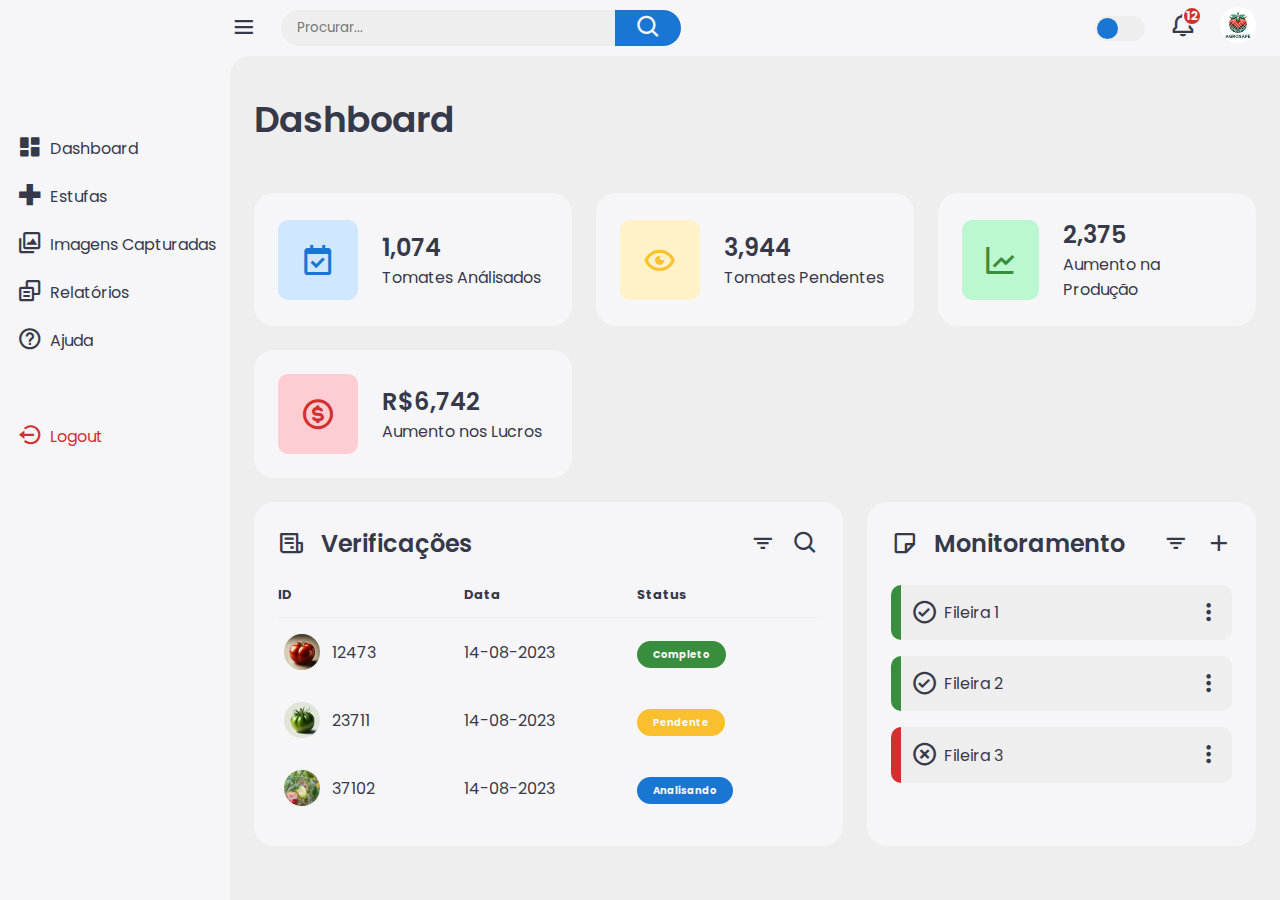
<file: Projeto Final PUCPR/grafico.html>
<!DOCTYPE html>
<html lang="pt-BR">

<head>
    <meta charset="UTF-8">
    <meta name="viewport" content="width=device-width, initial-scale=1.0">
    <link href='https://unpkg.com/boxicons@2.1.4/css/boxicons.min.css' rel='stylesheet'>
    <link rel="stylesheet" href="grafico.css">
    <title>AgroSafe</title>
</head>

<body>

    <!-- Barra Lateral -->
    <div class="sidebar">
        <a href="#" class="logo">
            
        </a>
        <ul class="side-menu">
            <li><a href="#"><i class='bx bxs-dashboard'></i>Dashboard</a></li>
            <li><a href="monit.html"><i class='bx bx-plus-medical'></i></i>Estufas</a></li>
            <li><a href=""><i class='bx bx-images'></i></i>Imagens Capturadas</a></li>
            <li><a href=""><i class='bx bx-copy-alt'></i></i>Relatórios</a></li> 
            <li><a href=""><i class='bx bx-help-circle'></i></i></i>Ajuda</a></li>
        </ul>
        <ul class="side-menu">
            <li>
                <a href="index.html" class="logout">
                    <i class='bx bx-log-out-circle'></i>
                    Logout
                </a>
            </li>
        </ul>
    </div>
    <!-- Fim da Barra Lateral -->

    <!-- Conteúdo Principal -->
    <div class="content">
        <!-- Barra de Navegação -->
        <nav>
            <i class='bx bx-menu'></i>
            <form action="#">
                <div class="form-input">
                    <input type="search" placeholder="Procurar...">
                    <button class="search-btn" type="submit"><i class='bx bx-search'></i></button>
                </div>
            </form>
            <input type="checkbox" id="theme-toggle" hidden>
            <label for="theme-toggle" class="theme-toggle"></label>
            <a href="#" class="notif">
                <i class='bx bx-bell'></i>
                <span class="count">12</span>
            </a>
            <a href="editar.html" class="profile">
                <img src="images/Logo.png">
            </a>
        </nav>

        <!-- Fim da Barra de Navegação -->

        <main>
            <div class="header">
                <div class="left">
                    <h1>Dashboard</h1>
                    <ul class="breadcrumb">
                       
                </div>
                
            </div>

            <!-- Informações -->
            <ul class="insights">
                <li>
                    <i class='bx bx-calendar-check'></i>
                    <span class="info">
                        <h3>
                            1,074
                        </h3>
                        <p>Tomates Análisados</p>
                    </span>
                </li>
                <li><i class='bx bx-show-alt'></i>
                    <span class="info">
                        <h3>
                            3,944
                        </h3>
                        <p>Tomates Pendentes</p>
                    </span>
                </li>
                <li><i class='bx bx-line-chart'></i>
                    <span class="info">
                        <h3>
                            2,375
                        </h3>
                        <p>Aumento na Produção</p>
                    </span>
                </li>
                <li><i class='bx bx-dollar-circle'></i>
                    <span class="info">
                        <h3>
                            R$6,742
                        </h3>
                        <p>Aumento nos Lucros</p>
                    </span>
                </li>
            </ul>
            <!-- Fim das Informações -->

            <div class="bottom-data">
                <div class="orders">
                    <div class="header">
                        <i class='bx bx-receipt'></i>
                        <h3>Verificações</h3>
                        <i class='bx bx-filter'></i>
                        <i class='bx bx-search'></i>
                    </div>
                    <table>
                        <thead>
                            <tr>
                                <th>ID</th>
                                <th>Data</th>
                                <th>Status</th>
                            </tr>
                        </thead>
                        <tbody>
                            <tr>
                                <td>
                                    <img src="images/saudavel.png">
                                    <p>12473</p>
                                </td>
                                <td>14-08-2023</td>
                                <td><span class="status completed">Completo</span></td>
                            </tr>
                            <tr>
                                <td>
                                    <img src="images/medio.png">
                                    <p>23711</p>
                                </td>
                                <td>14-08-2023</td>
                                <td><span class="status pending">Pendente</span></td>
                            </tr>
                            <tr>
                                <td>
                                    <img src="images/tomatedoente.jpg">
                                    <p>37102</p>
                                </td>
                                <td>14-08-2023</td>
                                <td><span class="status process">Analisando</span></td>
                            </tr>
                        </tbody>
                    </table>
                </div>

                <!-- Lembretes -->
                <div class="reminders">
                    <div class="header">
                        <i class='bx bx-note'></i>
                        <h3>Monitoramento</h3>
                        <i class='bx bx-filter'></i>
                        <i class='bx bx-plus'></i>
                    </div>
                    <ul class="task-list">
                        <li class="completed">
                            <div class="task-title">
                                <i class='bx bx-check-circle'></i>
                                <p>Fileira 1</p>
                            </div>
                            <i class='bx bx-dots-vertical-rounded'></i>
                        </li>
                        <li class="completed">
                            <div class="task-title">
                                <i class='bx bx-check-circle'></i>
                                <p>Fileira 2</p>
                            </div>
                            <i class='bx bx-dots-vertical-rounded'></i>
                        </li>
                        <li class="not-completed">
                            <div class="task-title">
                                <i class='bx bx-x-circle'></i>
                                <p>Fileira 3</p>
                            </div>
                            <i class='bx bx-dots-vertical-rounded'></i>
                        </li>
                    </ul>
                </div>

                <!-- Fim dos Lembretes-->

            </div>

        </main>

    </div>

    <script src="grafico.js"></script>
</body>

</html>
</file>
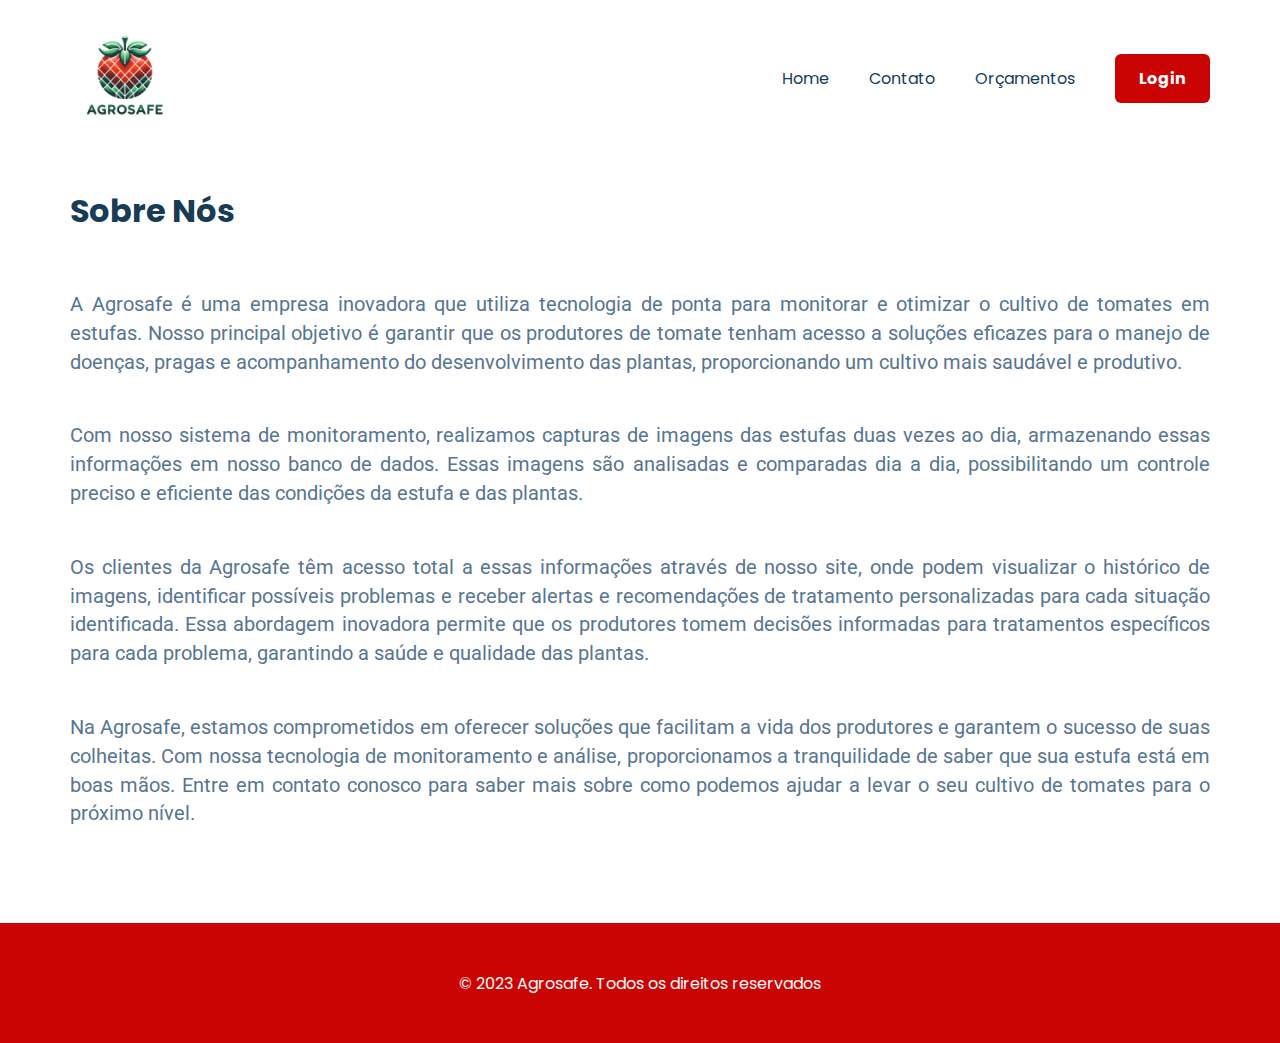
<file: Projeto Final PUCPR/sobrenos.html>
<!DOCTYPE html>

<html lang="pt-br">

<head>
    <meta charset="UTF-8">
    <meta http-equiv="X-UA-Compatible" content="IE=edge">
    <meta name="viewport" content="width=device-width, initial-scale=1.0">
    <title>Agrosafe</title>
    <link rel="stylesheet" href="sobrenos.css">
    <link rel="stylesheet" href="media.css">
</head>

<body>
    
    <nav>
        <div class="container main-nav flex">
            <a href="#" class="company-logo">
                <img class="tomate" src="./images/Logo.png" alt="company logo">
            </a>
            <div class="nav-links" id="nav-links">
                <ul class="flex">
                    <li><a href="index.html" class="hover-link">Home</a></li>
                    <li><a href="contato.html" class="hover-link">Contato</a></li>
                    <li><a href="orcamento.html" class="hover-link">Orçamentos</a></li>
                    <li><a href="login.php" class="hover-link primary-button">Login</a></li>
                </ul>
            </div>
            <a href="#" class="nav-toggle hover-link" id="nav-toggle">
                <i class="fa-solid fa-bars"></i>
            </a>
        </div>
    </nav>

</body>

<main>

    <section class="sobre-nos">
        <div class="container">
            <h2>Sobre Nós</h2>
            <br>
            <p>A Agrosafe é uma empresa inovadora que utiliza tecnologia de ponta para monitorar e otimizar o cultivo de tomates em estufas. Nosso principal objetivo é garantir que os produtores de tomate tenham acesso a soluções eficazes para o manejo de doenças, pragas e acompanhamento do desenvolvimento das plantas, proporcionando um cultivo mais saudável e produtivo.</p>
            <br>
            <p>Com nosso sistema de monitoramento, realizamos capturas de imagens das estufas duas vezes ao dia, armazenando essas informações em nosso banco de dados. Essas imagens são analisadas e comparadas dia a dia, possibilitando um controle preciso e eficiente das condições da estufa e das plantas.</p>
            <br>
            <p>Os clientes da Agrosafe têm acesso total a essas informações através de nosso site, onde podem visualizar o histórico de imagens, identificar possíveis problemas e receber alertas e recomendações de tratamento personalizadas para cada situação identificada. Essa abordagem inovadora permite que os produtores tomem decisões informadas para tratamentos específicos para cada problema, garantindo a saúde e qualidade das plantas.</p>
            <br>
            <p>Na Agrosafe, estamos comprometidos em oferecer soluções que facilitam a vida dos produtores e garantem o sucesso de suas colheitas. Com nossa tecnologia de monitoramento e análise, proporcionamos a tranquilidade de saber que sua estufa está em boas mãos. Entre em contato conosco para saber mais sobre como podemos ajudar a levar o seu cultivo de tomates para o próximo nível.</p>
            <br>
        </div>
    </section>
</main>

<footer>
    <div class="subfooter">
        <div class="container flex subfooter-container">
            <a class="hover-link2" href="#">© 2023 Agrosafe. Todos os direitos reservados</a>
        </div>
    </div>
</footer>

</html>
</file>
<file: Projeto Final PUCPR/grafico.css>
@import url('https://fonts.googleapis.com/css2?family=Poppins:wght@300;400;500;600;700;800&display=swap');

:root {
    --light: #f6f6f9;
    --primary: #1976D2;
    --light-primary: #CFE8FF;
    --grey: #eee;
    --dark-grey: #AAAAAA;
    --dark: #363949;
    --danger: #D32F2F;
	--light-danger: #FECDD3;
    --warning: #FBC02D;
    --light-warning: #FFF2C6;
    --success: #388E3C;
    --light-success: #BBF7D0;
}

*{
    margin: 0;
    padding: 0;
    box-sizing: border-box;
    font-family: 'Poppins', sans-serif;
}

.bx{
    font-size: 1.7rem;
}

a{
    text-decoration: none;
}

li{
    list-style: none;
}

html{
    overflow-x: hidden;
}

body.dark{
    --light: #181a1e;
    --grey: #25252c;
    --dark: #fbfbfb
}

body{
    background: var(--grey);
    overflow-x: hidden;
}

.sidebar{
    position: fixed;
    top: 0;
    left: 0;
    background: var(--light);
    width: 230px;
    height: 100%;
    z-index: 2000;
    overflow-x: hidden;
    scrollbar-width: none;
    transition: all 0.3s ease;
}

.sidebar::-webkit-scrollbar{
    display: none;
}

.sidebar.close{
    width: 60px;
}

.sidebar .logo{
    font-size: 24px;
    font-weight: 700;
    height: 56px;
    display: flex;
    align-items: center;
    color: var(--primary);
    z-index: 500;
    padding-bottom: 20px;
    box-sizing: content-box;
}

.sidebar .logo .logo-name span{
    color: var(--dark);
}

.sidebar .logo .bx{
    min-width: 60px;
    display: flex;
    justify-content: center;
    font-size: 2.2rem;
}

.sidebar .side-menu{
    width: 100%;
    margin-top: 48px;
}

.sidebar .side-menu li{
    height: 48px;
    background: transparent;
    margin-left: 6px;
    border-radius: 48px 0 0 48px;
    padding: 4px;
}

.sidebar .side-menu li.active{
    background: var(--grey);
    position: relative;
}

.sidebar .side-menu li.active::before{
    content: "";
    position: absolute;
    width: 40px;
    height: 40px;
    border-radius: 50%;
    top: -40px;
    right: 0;
    box-shadow: 20px 20px 0 var(--grey);
    z-index: -1;
}

.sidebar .side-menu li.active::after{
    content: "";
    position: absolute;
    width: 40px;
    height: 40px;
    border-radius: 50%;
    bottom: -40px;
    right: 0;
    box-shadow: 20px -20px 0 var(--grey);
    z-index: -1;
}

.sidebar .side-menu li a{
    width: 100%;
    height: 100%;
    background: var(--light);
    display: flex;
    align-items: center;
    border-radius: 48px;
    font-size: 16px;
    color: var(--dark);
    white-space: nowrap;
    overflow-x: hidden;
    transition: all 0.3s ease;
}

.sidebar .side-menu li.active a{
    color: var(--success);
}

.sidebar.close .side-menu li a{
    width: calc(48px - (4px * 2));
    transition: all 0.3s ease;
}

.sidebar .side-menu li a .bx{
    min-width: calc(60px - ((4px + 6px) * 2));
    display: flex;
    font-size: 1.6rem;
    justify-content: center;
}

.sidebar .side-menu li a.logout{
    color: var(--danger);
}

.content{
    position: relative;
    width: calc(100% - 230px);
    left: 230px;
    transition: all 0.3s ease;
}

.sidebar.close~.content{
    width: calc(100% - 60px);
    left: 60px;
}

.content nav{
    height: 56px;
    background: var(--light);
    padding: 0 24px 0 0;
    display: flex;
    align-items: center;
    grid-gap: 24px;
    position: sticky;
    top: 0;
    left: 0;
    z-index: 1000;
}

.content nav::before{
    content: "";
    position: absolute;
    width: 40px;
    height: 40px;
    bottom: -40px;
    left: 0;
    border-radius: 50%;
    box-shadow: -20px -20px 0 var(--light);
}

.content nav a{
    color: var(--dark);
}

.content nav .bx.bx-menu{
    cursor: pointer;
    color: var(--dark);
}

.content nav form{
    max-width: 400px;
    width: 100%;
    margin-right: auto;
}

.content nav form .form-input{
    display: flex;
    align-items: center;
    height: 36px;
}

.content nav form .form-input input{
    flex-grow: 1;
    padding: 0 16px;
    height: 100%;
    border: none;
    background: var(--grey);
    border-radius: 36px 0 0 36px;
    outline: none;
    width: 100%;
    color: var(--dark);
}

.content nav form .form-input button{
    width: 80px;
    height: 100%;
    display: flex;
    justify-content: center;
    align-items: center;
    background: var(--primary);
    color: var(--light);
    font-size: 18px;
    border: none;
    outline: none;
    border-radius: 0 36px 36px 0;
    cursor: pointer;
}

.content nav .notif{
    font-size: 20px;
    position: relative;
}

.content nav .notif .count{
    position: absolute;
    top: -6px;
    right: -6px;
    width: 20px;
    height: 20px;
    background: var(--danger);
    border-radius: 50%;
    color: var(--light);
    border: 2px solid var(--light);
    font-weight: 700;
    font-size: 12px;
    display: flex;
    align-items: center;
    justify-content: center;
}

.content nav .profile img{
    width: 36px;
    height: 36px;
    object-fit: cover;
    border-radius: 50%;
}

.content nav .theme-toggle{
    display: block;
    min-width: 50px;
    height: 25px;
    background: var(--grey);
    cursor: pointer;
    position: relative;
    border-radius: 25px;
}

.content nav .theme-toggle::before{
    content: "";
    position: absolute;
    top: 2px;
    left: 2px;
    bottom: 2px;
    width: calc(25px - 4px);
    background: var(--primary);
    border-radius: 50%;
    transition: all 0.3s ease;
}

.content nav #theme-toggle:checked+.theme-toggle::before{
    left: calc(100% - (25px - 4px) - 2px);
}

.content main{
    width: 100%;
    padding: 36px 24px;
    max-height: calc(100vh - 56px);
}

.content main .header{
    display: flex;
    align-items: center;
    justify-content: space-between;
    grid-gap: 16px;
    flex-wrap: wrap;
}

.content main .header .left h1{
    font-size: 36px;
    font-weight: 600;
    margin-bottom: 10px;
    color: var(--dark);
}

.content main .header .left .breadcrumb{
    display: flex;
    align-items: center;
    grid-gap: 16px;
}

.content main .header .left .breadcrumb li{
    color: var(--dark);
}

.content main .header .left .breadcrumb li a{
    color: var(--dark-grey);
    pointer-events: none;
}

.content main .header .left .breadcrumb li a.active{
    color: var(--primary);
    pointer-events: none;
}

.content main .header .report{
    height: 36px;
    padding: 0 16px;
    border-radius: 36px;
    background: var(--primary);
    color: var(--light);
    display: flex;
    align-items: center;
    justify-content: center;
    grid-gap: 10px;
    font-weight: 500;
}

.content main .insights{
    display: grid;
    grid-template-columns: repeat(auto-fit, minmax(240px, 1fr));
    grid-gap: 24px;
    margin-top: 36px;
}

.content main .insights li{
    padding: 24px;
    background: var(--light);
    border-radius: 20px;
    display: flex;
    align-items: center;
    grid-gap: 24px;
    cursor: pointer;
}

.content main .insights li .bx{
    width: 80px;
    height: 80px;
    border-radius: 10px;
    font-size: 36px;
    display: flex;
    align-items: center;
    justify-content: center;
}

.content main .insights li:nth-child(1) .bx{
    background: var(--light-primary);
    color: var(--primary);
}

.content main .insights li:nth-child(2) .bx{
    background: var(--light-warning);
    color: var(--warning);
}

.content main .insights li:nth-child(3) .bx{
    background: var(--light-success);
    color: var(--success);
}

.content main .insights li:nth-child(4) .bx{
    background: var(--light-danger);
    color: var(--danger);
}

.content main .insights li .info h3{
    font-size: 24px;
    font-weight: 600;
    color: var(--dark);
}

.content main .insights li .info p{
    color: var(--dark);
}

.content main .bottom-data{
    display: flex;
    flex-wrap: wrap;
    grid-gap: 24px;
    margin-top: 24px;
    width: 100%;
    color: var(--dark);
}

.content main .bottom-data>div{
    border-radius: 20px;
    background: var(--light);
    padding: 24px;
    overflow-x: auto;
}

.content main .bottom-data .header{
    display: flex;
    align-items: center;
    grid-gap: 16px;
    margin-bottom: 24px;
}

.content main .bottom-data .header h3{
    margin-right: auto;
    font-size: 24px;
    font-weight: 600;
}

.content main .bottom-data .header .bx{
    cursor: pointer;
}

.content main .bottom-data .orders{
    flex-grow: 1;
    flex-basis: 500px;
}

.content main .bottom-data .orders table{
    width: 100%;
    border-collapse: collapse;
}

.content main .bottom-data .orders table th{
    padding-bottom: 12px;
    font-size: 13px;
    text-align: left;
    border-bottom: 1px solid var(--grey);
}

.content main .bottom-data .orders table td{
    padding: 16px 0;
}

.content main .bottom-data .orders table tr td:first-child{
    display: flex;
    align-items: center;
    grid-gap: 12px;
    padding-left: 6px;
}

.content main .bottom-data .orders table td img{
    width: 36px;
    height: 36px;
    border-radius: 50%;
    object-fit: cover;
}

.content main .bottom-data .orders table tbody tr{
    cursor: pointer;
    transition: all 0.3s ease;
}

.content main .bottom-data .orders table tbody tr:hover{
    background: var(--grey);
}

.content main .bottom-data .orders table tr td .status{
    font-size: 10px;
    padding: 6px 16px;
    color: var(--light);
    border-radius: 20px;
    font-weight: 700;
}

.content main .bottom-data .orders table tr td .status.completed{
    background: var(--success);
}

.content main .bottom-data .orders table tr td .status.process{
    background: var(--primary);
}

.content main .bottom-data .orders table tr td .status.pending{
    background: var(--warning);
}

.content main .bottom-data .reminders{
    flex-grow: 1;
    flex-basis: 300px;
}

.content main .bottom-data .reminders .task-list{
    width: 100%;
}

.content main .bottom-data .reminders .task-list li{
    width: 100%;
    margin-bottom: 16px;
    background: var(--grey);
    padding: 14px 10px;
    border-radius: 10px;
    display: flex;
    align-items: center;
    justify-content: space-between;
}

.content main .bottom-data .reminders .task-list li .task-title{
    display: flex;
    align-items: center;
}

.content main .bottom-data .reminders .task-list li .task-title p{
    margin-left: 6px;
}

.content main .bottom-data .reminders .task-list li .bx{
  cursor: pointer;  
}

.content main .bottom-data .reminders .task-list li.completed{
    border-left: 10px solid var(--success);
}

.content main .bottom-data .reminders .task-list li.not-completed{
    border-left: 10px solid var(--danger);
}

.content main .bottom-data .reminders .task-list li:last-child{
   margin-bottom: 0;
}

@media screen and (max-width: 768px) {
    .sidebar{
        width: 200px;
    }

    .content{
        width: calc(100% - 60px);
        left: 200px;
    }

}

@media screen and (max-width: 576px) {
    
    .content nav form .form-input input{
        display: none;
    }

    .content nav form .form-input button{
        width: auto;
        height: auto;
        background: transparent;
        color: var(--dark);
        border-radius: none;
    }

    .content nav form.show .form-input input{
        display: block;
        width: 100%;
    }

    .content nav form.show .form-input button{
        width: 36px;
        height: 100%;
        color: var(--light);
        background: var(--danger);
        border-radius: 0 36px 36px 0;
    }

    .content nav form.show~.notif, .content nav form.show~.profile{
        display: none;
    }

    .content main .insights {
        grid-template-columns: 1fr;
    }

    .content main .bottom-data .header{
        min-width: 340px;
    }

    .content main .bottom-data .orders table{
        min-width: 340px;
    }

    .content main .bottom-data .reminders .task-list{
        min-width: 340px;
    }

}

.imagem{
    position: relative;
    width: 30%;
}
</file>
<file: Projeto Final PUCPR/media.css>
@media screen and (max-width: 991px) {
    
    h3 {
        font-size: 1.2rem;
    }
    
    .nav-toggle {
        display: block;
        margin-right: 20px;
    }

    .main-nav {
        overflow: initial;
    }

    .nav-links {
        position: absolute;
        background-color: white;
        left: -100%;
        top: 100%;
        width: 100%;
        padding-block: 20px;
        transition: 0.2s ease-in-out;
    }

    .nav-links.active {
        left: 0;
    }

    .nav-links ul {
        flex-direction: column;
    }

    .examples-area {
        gap: 20px;
    }

    .examples-card {
        width: calc(50% - 10px);
        height: 180px;
    }

    .cta-section {
        padding-block: 80px;
    }
}

@media screen and (max-width: 767px) {
    

    .primary-button {
        width: 100%;
    }

    .header-section {
        flex-direction: column-reverse;
    }

    .header-left {
        max-width: 100vw;
        text-align: center;
    }

    .features-card {
        min-width: calc(50% - 10px);
    }

    .big-feature-container, #second-big-feature {
        flex-direction: column;
    }

    .footer-container {
        flex-direction: column;
        gap: 40px;
        text-align: center;
        align-items: center;
    }

    .link-column {
        align-items: stretch;
    }

}

@media screen and (max-width: 479px) {
    :root {
        --padding-inline-section: 10px;
    }

    h1 {
        font-size: 2rem;
    }
    
    h2 {
        font-size: 1.5rem;
    }
    
    h3 {
        font-size: 1.5rem;
    }

    p {
        font-size: 1rem;
    }

    .features-card {
        min-width: 100%;
    }

    .examples-card {
        width: 100%;
    }
}
</file>
<file: Projeto Final PUCPR/sobrenos.css>
@import url('https://fonts.googleapis.com/css2?family=Poppins:wght@400;500&family=Roboto:wght@400;700&display=swap');

/* resets */

* {
    margin: 0;
    padding: 0;
    box-sizing: border-box;
}

.tomate{
    position: relative;
    max-width: 55%;
}

:root {
    --primary-text-color: #183b56;
    --secondary-text-color: #577592;
    --accent-color: #2294ed;
    --accent-color-dark: #1d69a3;
    --padding-inline-section: 20px;
}

body {
    font-family: 'Poppins', sans-serif;
    color: var(--primary-text-color);
    display: flex;
    flex-direction: column;
    min-height: 100vh;
    margin: 0;
}

h1 {
    font-size: 3rem;
}

h2 {
    font-size: 2rem;
}

h3 {
    font-size: 1.5rem;
}

p {
    font-family: 'Roboto', sans-serif;
    font-size: 1.25rem;
    color: var(--secondary-text-color);
    line-height: 1.8rem;
}

a {
    text-decoration: none;
    display: inline-block;
}

ul {
    list-style: none;
}

.small-bold-text {
    font-size: 1rem;
    font-weight: 700;
}

.container {
    max-width: 1180px;
    margin-inline: auto;
    padding-inline: var(--padding-inline-section);
    overflow: hidden;
}

.flex {
    display: flex;
    align-items: center;
}

.hover-link {
    color: var(--primary-text-color);
    transition: 0.2s ease-out;
}

.hover-link2 {
    color: white;
    transition: 0.2s ease-out;
}

.hover-link:hover {
    color: var(--accent-color);
}

.hover-link2:hover {
    color: green;
}

.primary-button {
    background-color: rgb(202, 3, 3);
    border-radius: 6px;
    font-weight: 700;
    color: white !important;
    padding: 12px 24px;
    transition: 0.2s ease-out;
    text-align: center;
}

.primary-button:hover {
    background-color: rgb(95, 0, 0);
}

.secondary-button {
    border: 0.5px solid var(--secondary-text-color);
    border-radius: 6px;
    font-weight: 700;
    color: var(--primary-text-color) !important;
    padding: 12px 24px;
    transition: 0.2s ease-out;
}

.secondary-button:hover {
    border-color: var(--accent-color);
    color: var(--accent-color) !important;
}

.top-banner {
    background-image: url('./assets/asset\ 30.png');
    background-color: #4fb3d4;
    background-size: 300px;
}

.banner-text {
    color: white;
    padding: 15px 30px;
    text-align: center;
}

main {
    flex: 1;
}

.main-nav {
    margin-top: 20px;
    justify-content: space-between;
}

.company-logo img {
    width: 200px;
}

.nav-links {
    flex-basis: 730px;
}

.nav-links ul {
    justify-content: end;
    gap: 40px;
}

.nav-toggle {
    display: none;
}

.sobre-nos {
    padding: 50px 0;
    background-color: #ffffff;
}

.sobre-nos h2 {
    margin-bottom: 30px;
    color: var(--primary-text-color);
}

.sobre-nos p {
    margin-bottom: 20px;
    text-align: justify;
}

footer {
    margin-top: auto;
}

.subfooter {
    background-color: rgb(202, 3, 3);
    padding: 20px;
    margin-top: auto;
    position: relative;
}

.subfooter-container {
    height: 80px;
    justify-content: center;
    gap: 30px;
    flex-wrap: wrap;
    margin-top: auto;
}
</file>
